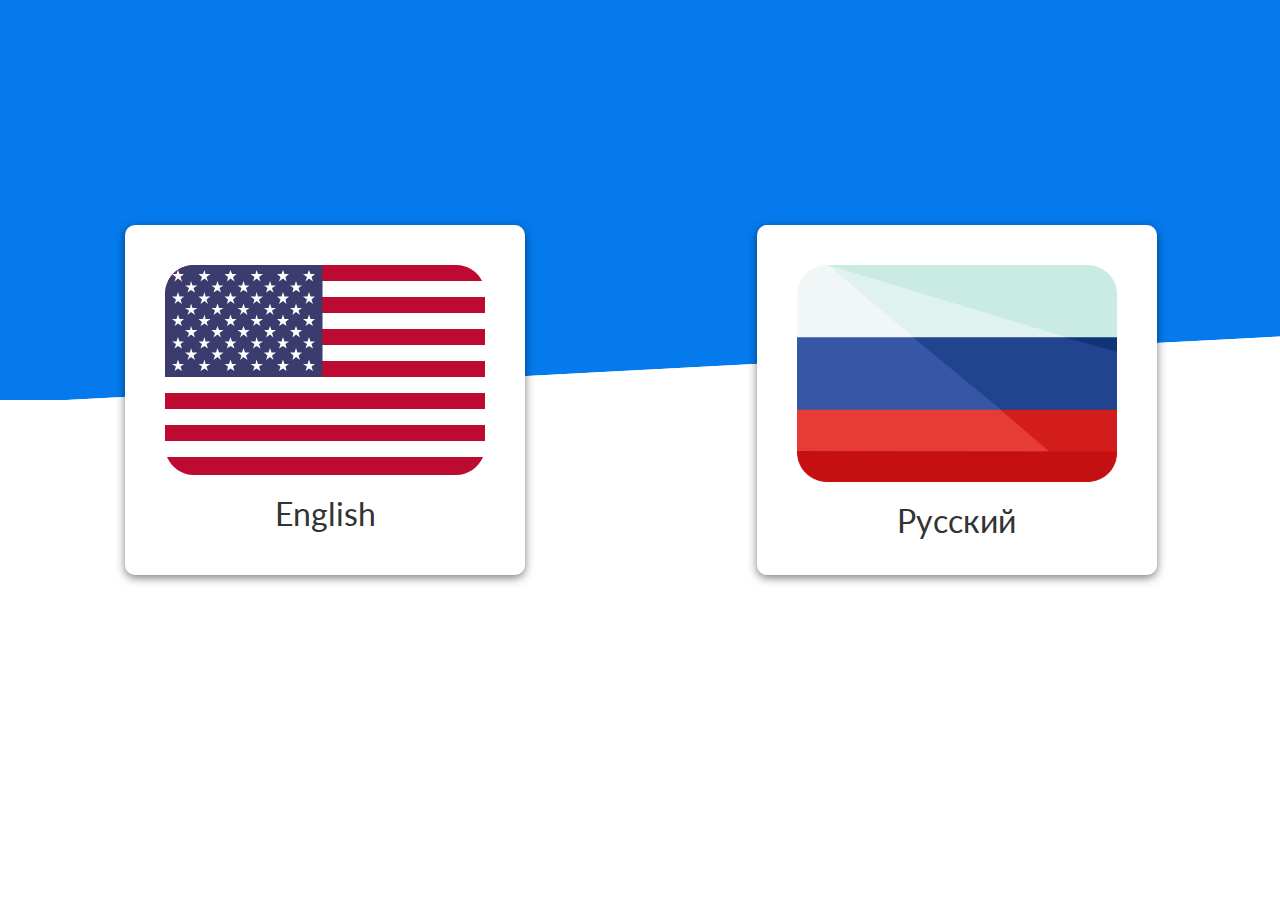
<file: index.html>
<!DOCTYPE html>
<html lang="en">
<head>
    <meta charset="UTF-8">
    <meta http-equiv="X-UA-Compatible" content="IE=edge">
    <meta name="viewport" content="width=device-width, initial-scale=1.0">
    <link rel="stylesheet" href="https://cdnjs.cloudflare.com/ajax/libs/font-awesome/5.15.1/css/all.min.css" integrity="sha512-+4zCK9k+qNFUR5X+cKL9EIR+ZOhtIloNl9GIKS57V1MyNsYpYcUrUeQc9vNfzsWfV28IaLL3i96P9sdNyeRssA==" crossorigin="anonymous" />
    <link rel="stylesheet" href="css/utilities.css">
    <link rel="stylesheet" href="css/style.css">
    <title>Loruki</title>
</head>
<body>
    <!-- Welcome -->
    <section class="welcome">
       <!-- <img src="images/cloud.png" alt="">-->
        <!--<h2>Choose language</h2>-->
        <div class="container grid">
            <div class="welcome-card text-center card left">
               <a class="md" href="eng/home.html">
                <img src="images/usa_flag.svg" alt="">
                English
            </a>
            </div>

            <div class="welcome-card text-center card right">
                <a class="md" href="rus/home.html">
                <img src="images/russia_flag.png" alt="">
                Русский
            </a>
            </div>
        </div>
    </section>

</body>
</html>
</file>
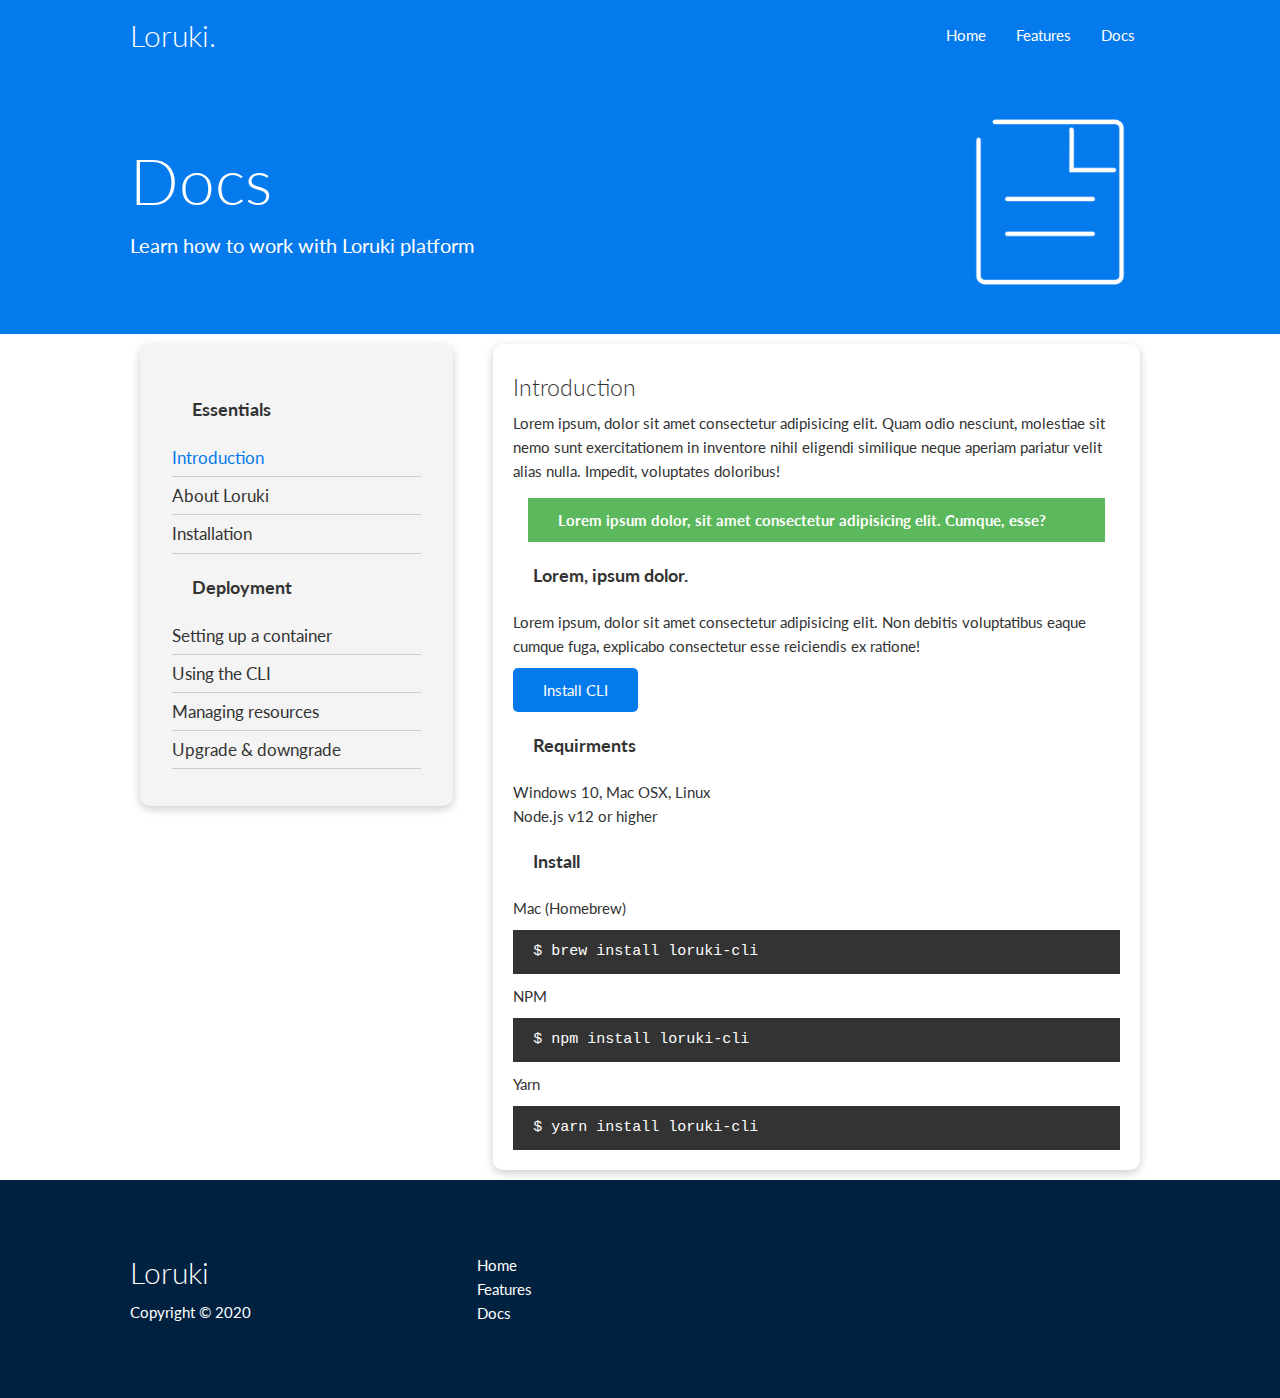
<file: docs.html>
<!DOCTYPE html>
<html lang="en">
<head>
    <meta charset="UTF-8">
    <meta name="viewport" content="width=device-width, initial-scale=1.0">
    <link rel="stylesheet" href="https://cdnjs.cloudflare.com/ajax/libs/font-awesome/5.15.1/css/all.min.css" integrity="sha512-+4zCK9k+qNFUR5X+cKL9EIR+ZOhtIloNl9GIKS57V1MyNsYpYcUrUeQc9vNfzsWfV28IaLL3i96P9sdNyeRssA==" crossorigin="anonymous" />
    <link rel="stylesheet" href="css/utilities.css">
    <link rel="stylesheet" href="css/style.css">
    <title>Loruki | Cloud Hosting For Everyone</title>
</head>
<body>
    <!-- Navbar -->
    <div class="navbar">
        <div class="container flex">
            <h1 class="logo">Loruki.</h1>
            <nav>
                <ul>
                    <li><a href="index.html">Home</a></li>
                    <li><a href="features.html">Features</a></li>
                    <li><a href="docs.html">Docs</a></li>
                </ul>
            </nav>
        </div>
    </div>

    <!-- Head -->
    <section class="docs-head bg-primary py-3">
        <div class="container grid">
            <div>
                <h1 class="xl">Docs</h1>
                <p class="lead">
                    Learn how to work with Loruki platform
                </p>
            </div>
            <img src="images/docs.png" alt="">
        </div>
    </section>

    <!-- Docs main -->
    <section class="docs-main mi-4">
        <div class="container grid">
            <div class="card bg-light p-3">
                <h3 class="my-2">Essentials</h3>
                <nav>
                    <ul>
                        <li><a class="text-primary" href="#">Introduction</a></li>
                        <li><a href="#">About Loruki</a></li>
                        <li><a href="#">Installation</a></li>
                    </ul>
                </nav>

                <h3 class="my-2">Deployment</h3>
                <nav>
                    <ul>
                        <li><a href="#">Setting up a container</a></li>
                        <li><a href="#">Using the CLI</a></li>
                        <li><a href="#">Managing resources</a></li>
                        <li><a href="#">Upgrade & downgrade</a></li>
                    </ul>
                </nav>
            </div>
            <div class="card">
                <h2>Introduction</h2>
                <p>Lorem ipsum, dolor sit amet consectetur adipisicing elit. Quam odio nesciunt, molestiae sit nemo sunt exercitationem in inventore nihil eligendi similique neque aperiam pariatur velit alias nulla. Impedit, voluptates doloribus!</p>
                <div class="alert alert-sucess">
                    <i class="fas fa-info"></i>Lorem ipsum dolor, sit amet consectetur adipisicing elit. Cumque, esse?
                </div>

                <h3>Lorem, ipsum dolor.</h3>
                <p>Lorem ipsum, dolor sit amet consectetur adipisicing elit. Non debitis voluptatibus eaque cumque fuga, explicabo consectetur esse reiciendis ex ratione!</p>
                <a href="#" class="btn btn-primary">Install CLI</a>

                <h3>Requirments</h3>
                <ul>
                    <li>Windows 10, Mac OSX, Linux</li>
                    <li>Node.js v12 or higher</li>
                </ul>

                <h3>Install</h3>
                <p>Mac (Homebrew)</p>
                <pre><code>$ brew install loruki-cli</code></pre>
                <p>NPM</p>
                <pre><code>$ npm install loruki-cli</code></pre>
                <p>Yarn</p>
                <pre><code>$ yarn install loruki-cli</code></pre>
            </div>
        </div>
    </section>

    <!-- Footer -->
    <footer class="footer bg-dark py-5">
        <div class="container grid grid-3">
            <div>
                <h1>Loruki</h1>
                <p>Copyright &copy; 2020</p>
            </div>
            <nav>
                <ul>
                    <li><a href="index.html">Home</a></li>
                    <li><a href="features.html">Features</a></li>
                    <li><a href="docs.html">Docs</a></li>
                </ul>
            </nav>
            <div class="social">
                <a href="#"><i class="fab fa-github fa-2x"></i></a>
                <a href="#"><i class="fab fa-facebook fa-2x"></i></a>
                <a href="#"><i class="fab fa-instagram fa-2x"></i></a>
                <a href="#"><i class="fab fa-twitter fa-2x"></i></a>
            </div>
        </div>
    </footer>

</body>
</html>
</file>
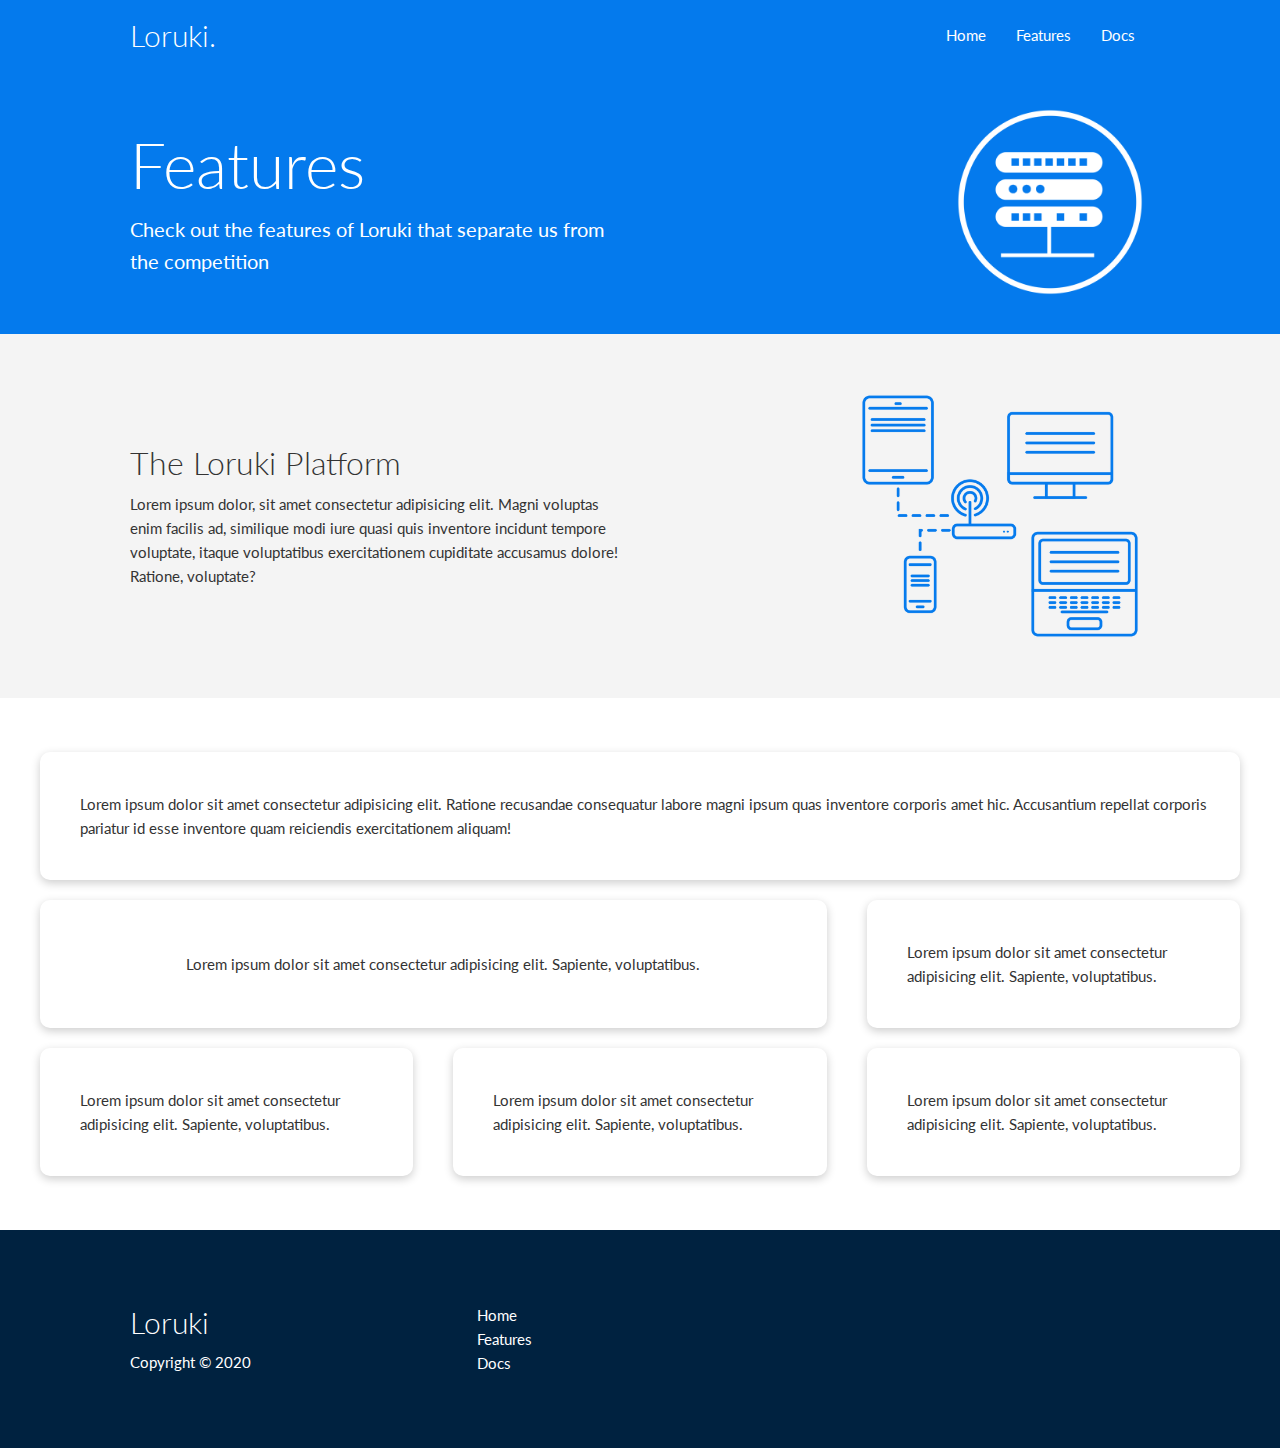
<file: features.html>
<!DOCTYPE html>
<html lang="en">
<head>
    <meta charset="UTF-8">
    <meta name="viewport" content="width=device-width, initial-scale=1.0">
    <link rel="stylesheet" href="https://cdnjs.cloudflare.com/ajax/libs/font-awesome/5.15.1/css/all.min.css" integrity="sha512-+4zCK9k+qNFUR5X+cKL9EIR+ZOhtIloNl9GIKS57V1MyNsYpYcUrUeQc9vNfzsWfV28IaLL3i96P9sdNyeRssA==" crossorigin="anonymous" />
    <link rel="stylesheet" href="css/utilities.css">
    <link rel="stylesheet" href="css/style.css">
    <title>Loruki | Cloud Hosting For Everyone</title>
</head>
<body>
    <!-- Navbar -->
    <div class="navbar">
        <div class="container flex">
            <h1 class="logo">Loruki.</h1>
            <nav>
                <ul>
                    <li><a href="index.html">Home</a></li>
                    <li><a href="features.html">Features</a></li>
                    <li><a href="docs.html">Docs</a></li>
                </ul>
            </nav>
        </div>
    </div>

    <!-- Head -->
    <section class="features-head bg-primary py-3">
        <div class="container grid">
            <div>
                <h1 class="xl">Features</h1>
                <p class="lead">
                    Check out the features of Loruki that separate us from the competition
                </p>
            </div>
            <img src="images/server.png" alt="">
        </div>
    </section>

    <!-- Sub head -->
    <section class="features-sub-head bg-light py-3">
        <div class="container grid">
            <div>
                <h1 class="md">The Loruki Platform</h1>
                <p>
                    Lorem ipsum dolor, sit amet consectetur adipisicing elit. Magni voluptas enim facilis ad, similique modi iure quasi quis inventore incidunt tempore voluptate, itaque voluptatibus exercitationem cupiditate accusamus dolore! Ratione, voluptate?
                </p>
            </div>
            <img src="images/server2.png" alt="">
        </div>
    </section>

    <!-- Features main -->
    <section class="features-main my-2">
        <div class="conatiner grid grid-3">
            <div class="card flex">
                <i class="fas fa-server fa-3x"></i>
                <p>Lorem ipsum dolor sit amet consectetur adipisicing elit. Ratione recusandae consequatur labore magni ipsum quas inventore corporis amet hic. Accusantium repellat corporis pariatur id esse inventore quam reiciendis exercitationem aliquam!</p>
            </div>
            <div class="card flex">
                <i class="fas fa-network-wired fa-3x"></i>
                <p>Lorem ipsum dolor sit amet consectetur adipisicing elit. Sapiente, voluptatibus.</p>
            </div>
            <div class="card flex">
                <i class="fas fa-laptop-code fa-3x"></i>
                <p>Lorem ipsum dolor sit amet consectetur adipisicing elit. Sapiente, voluptatibus.</p>
            </div>
            <div class="card flex">
                <i class="fas fa-database fa-3x"></i>
                <p>Lorem ipsum dolor sit amet consectetur adipisicing elit. Sapiente, voluptatibus.</p>
            </div>
            <div class="card flex">
                <i class="fas  fa-power-off fa-3x"></i>
                <p>Lorem ipsum dolor sit amet consectetur adipisicing elit. Sapiente, voluptatibus.</p>
            </div>
            <div class="card flex">
                <i class="fas fa-upload fa-3x"></i>
                <p>Lorem ipsum dolor sit amet consectetur adipisicing elit. Sapiente, voluptatibus.</p>
            </div>
            
        </div>
    </section>

    <!-- Footer -->
    <footer class="footer bg-dark py-5">
        <div class="container grid grid-3">
            <div>
                <h1>Loruki</h1>
                <p>Copyright &copy; 2020</p>
            </div>
            <nav>
                <ul>
                    <li><a href="index.html">Home</a></li>
                    <li><a href="features.html">Features</a></li>
                    <li><a href="docs.html">Docs</a></li>
                </ul>
            </nav>
            <div class="social">
                <a href="#"><i class="fab fa-github fa-2x"></i></a>
                <a href="#"><i class="fab fa-facebook fa-2x"></i></a>
                <a href="#"><i class="fab fa-instagram fa-2x"></i></a>
                <a href="#"><i class="fab fa-twitter fa-2x"></i></a>
            </div>
        </div>
    </footer>

</body>
</html>
</file>
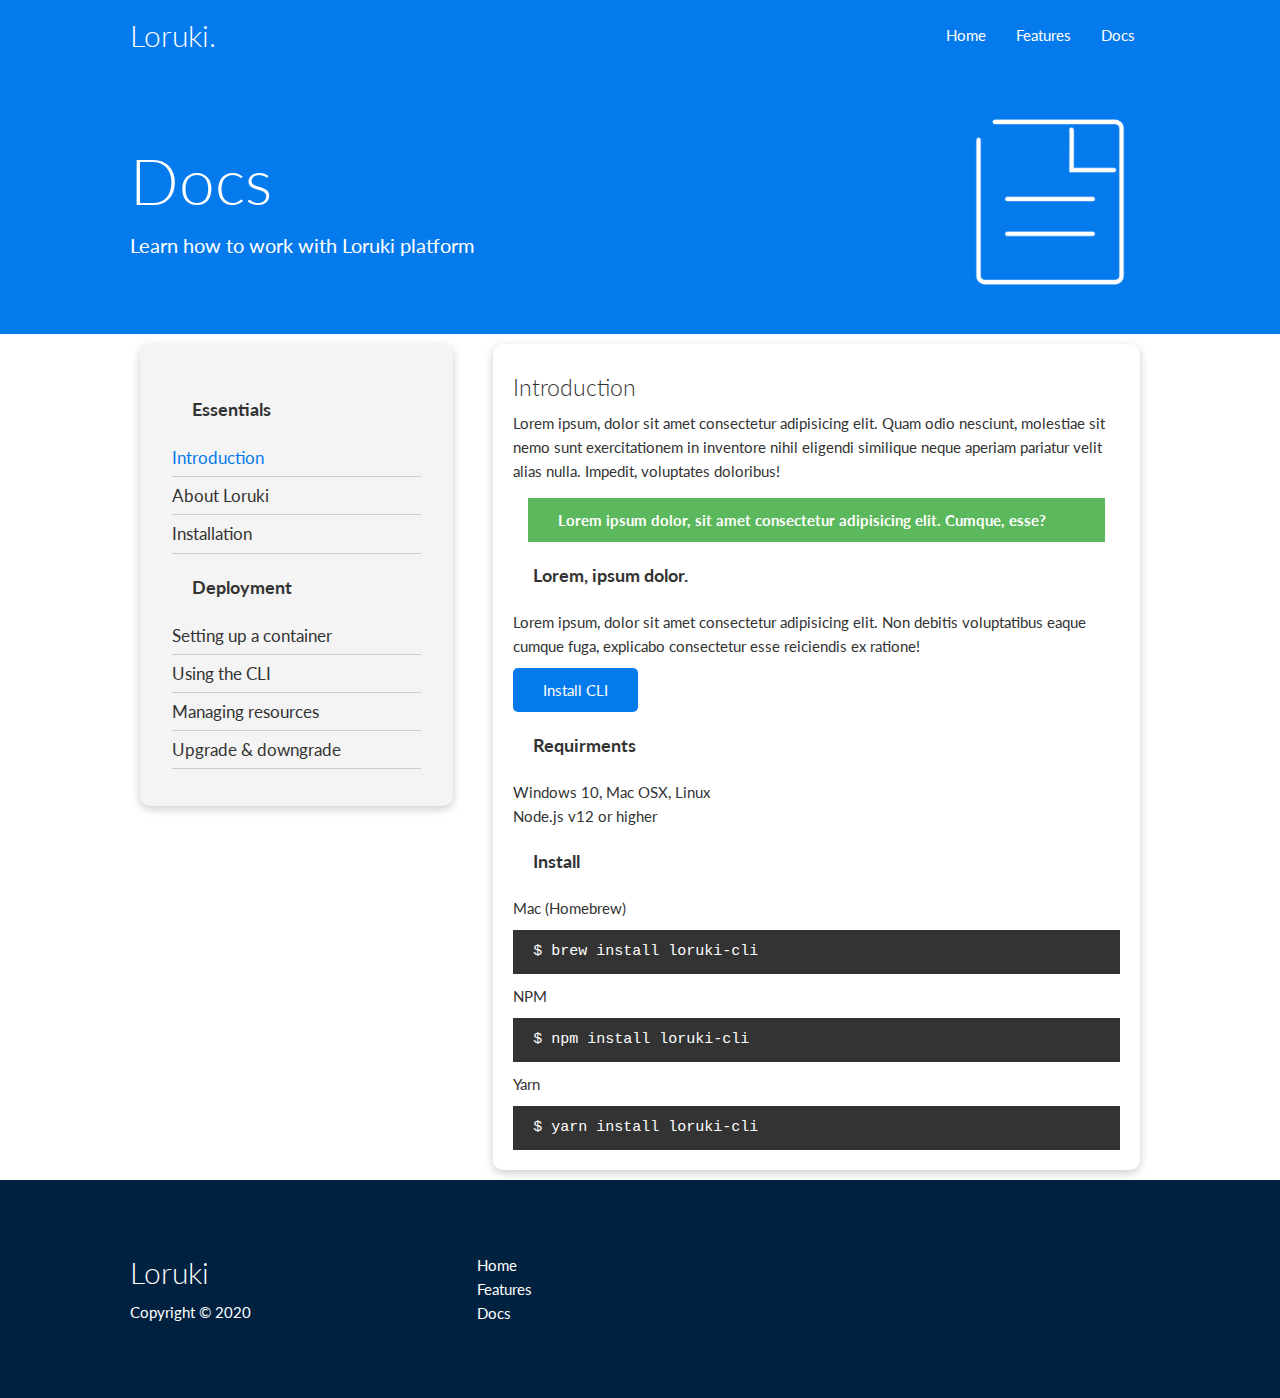
<file: eng/docs.html>
<!DOCTYPE html>
<html lang="en">
<head>
    <meta charset="UTF-8">
    <meta name="viewport" content="width=device-width, initial-scale=1.0">
    <link rel="stylesheet" href="https://cdnjs.cloudflare.com/ajax/libs/font-awesome/5.15.1/css/all.min.css" integrity="sha512-+4zCK9k+qNFUR5X+cKL9EIR+ZOhtIloNl9GIKS57V1MyNsYpYcUrUeQc9vNfzsWfV28IaLL3i96P9sdNyeRssA==" crossorigin="anonymous" />
    <link rel="stylesheet" href="../css/utilities.css">
    <link rel="stylesheet" href="../css/style.css">
    <title>Loruki | Cloud Hosting For Everyone</title>
</head>
<body>
    <!-- Navbar -->
    <div class="navbar">
        <div class="container flex">
            <h1 class="logo">Loruki.</h1>
            <nav>
                <ul>
                    <li><a href="home.html">Home</a></li>
                    <li><a href="features.html">Features</a></li>
                    <li><a href="docs.html">Docs</a></li>
                </ul>
            </nav>
        </div>
    </div>

    <!-- Head -->
    <section class="docs-head bg-primary py-3">
        <div class="container grid">
            <div>
                <h1 class="xl">Docs</h1>
                <p class="lead">
                    Learn how to work with Loruki platform
                </p>
            </div>
            <img src="../images/docs.png" alt="">
        </div>
    </section>

    <!-- Docs main -->
    <section class="docs-main mi-4">
        <div class="container grid">
            <div class="card bg-light p-3">
                <h3 class="my-2">Essentials</h3>
                <nav>
                    <ul>
                        <li><a class="text-primary" href="#">Introduction</a></li>
                        <li><a href="#">About Loruki</a></li>
                        <li><a href="#">Installation</a></li>
                    </ul>
                </nav>

                <h3 class="my-2">Deployment</h3>
                <nav>
                    <ul>
                        <li><a href="#">Setting up a container</a></li>
                        <li><a href="#">Using the CLI</a></li>
                        <li><a href="#">Managing resources</a></li>
                        <li><a href="#">Upgrade & downgrade</a></li>
                    </ul>
                </nav>
            </div>
            <div class="card">
                <h2>Introduction</h2>
                <p>Lorem ipsum, dolor sit amet consectetur adipisicing elit. Quam odio nesciunt, molestiae sit nemo sunt exercitationem in inventore nihil eligendi similique neque aperiam pariatur velit alias nulla. Impedit, voluptates doloribus!</p>
                <div class="alert alert-sucess">
                    <i class="fas fa-info"></i>Lorem ipsum dolor, sit amet consectetur adipisicing elit. Cumque, esse?
                </div>

                <h3>Lorem, ipsum dolor.</h3>
                <p>Lorem ipsum, dolor sit amet consectetur adipisicing elit. Non debitis voluptatibus eaque cumque fuga, explicabo consectetur esse reiciendis ex ratione!</p>
                <a href="#" class="btn btn-primary">Install CLI</a>

                <h3>Requirments</h3>
                <ul>
                    <li>Windows 10, Mac OSX, Linux</li>
                    <li>Node.js v12 or higher</li>
                </ul>

                <h3>Install</h3>
                <p>Mac (Homebrew)</p>
                <pre><code>$ brew install loruki-cli</code></pre>
                <p>NPM</p>
                <pre><code>$ npm install loruki-cli</code></pre>
                <p>Yarn</p>
                <pre><code>$ yarn install loruki-cli</code></pre>
            </div>
        </div>
    </section>

    <!-- Footer -->
    <footer class="footer bg-dark py-5">
        <div class="container grid grid-3">
            <div>
                <h1>Loruki</h1>
                <p>Copyright &copy; 2020</p>
            </div>
            <nav>
                <ul>
                    <li><a href="home.html">Home</a></li>
                    <li><a href="features.html">Features</a></li>
                    <li><a href="docs.html">Docs</a></li>
                </ul>
            </nav>
            <div class="social">
                <a href="#"><i class="fab fa-github fa-2x"></i></a>
                <a href="#"><i class="fab fa-facebook fa-2x"></i></a>
                <a href="#"><i class="fab fa-instagram fa-2x"></i></a>
                <a href="#"><i class="fab fa-twitter fa-2x"></i></a>
            </div>
        </div>
    </footer>

</body>
</html>
</file>
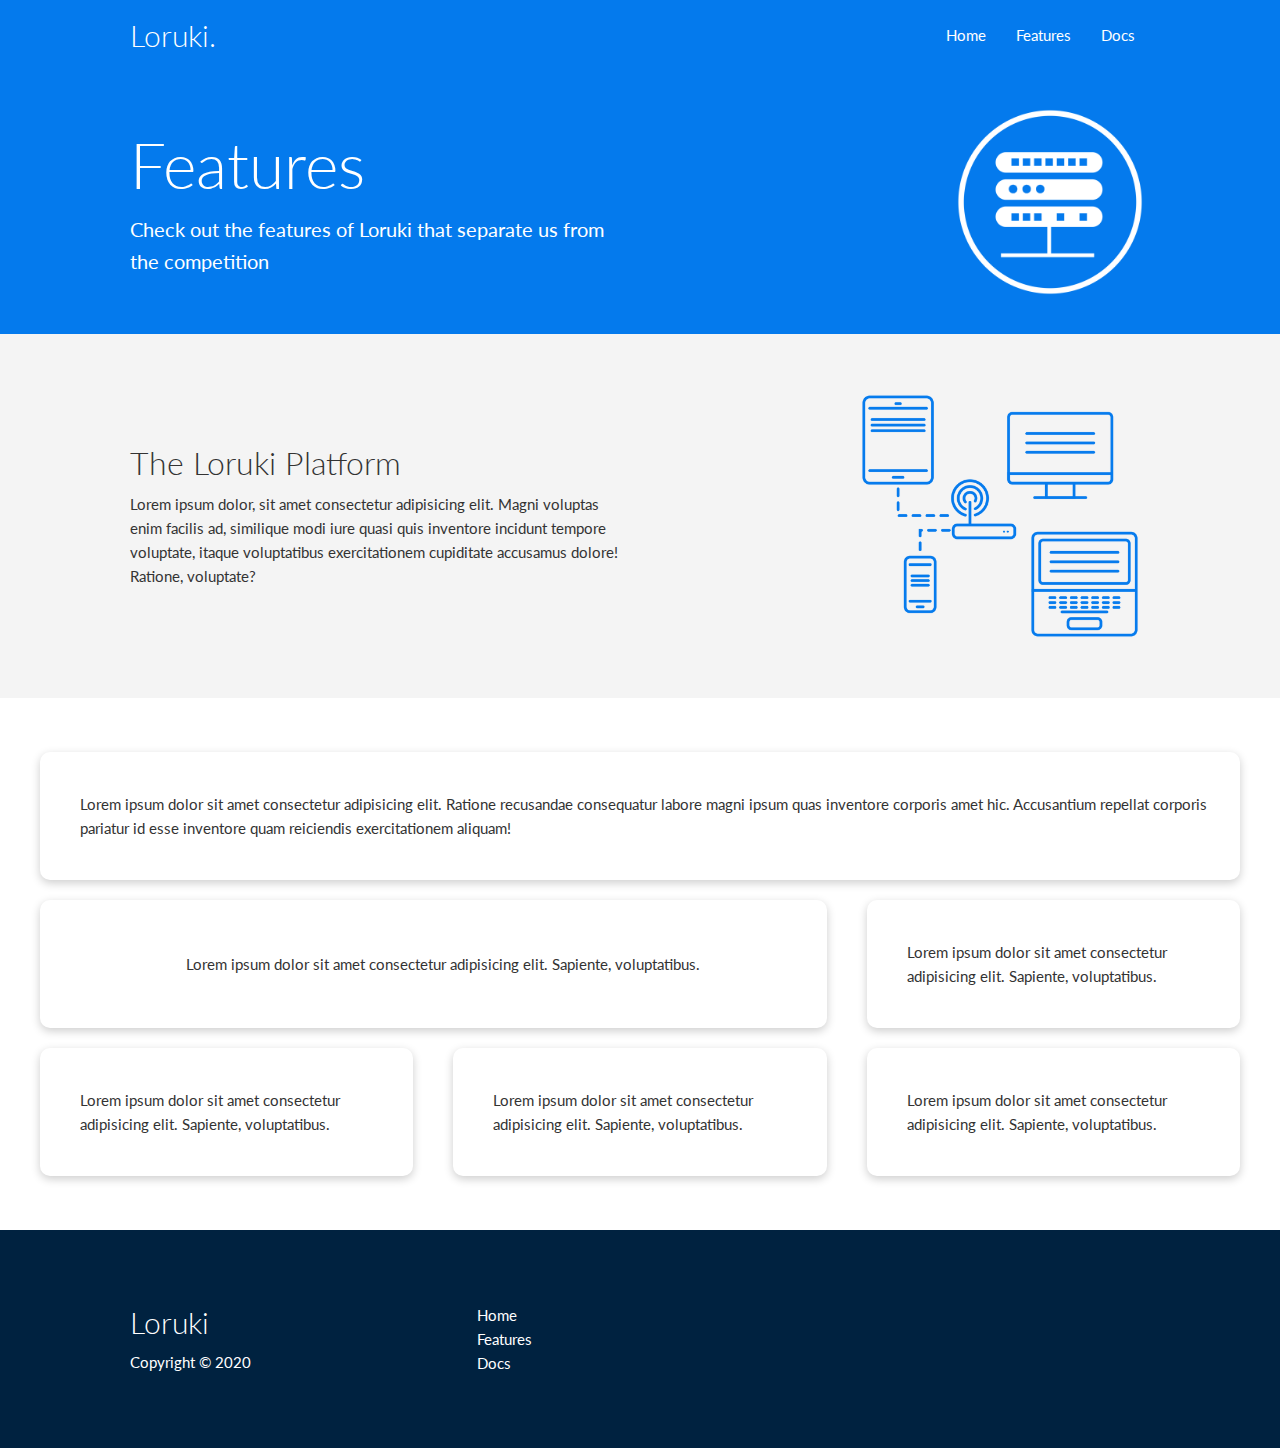
<file: eng/features.html>
<!DOCTYPE html>
<html lang="en">
<head>
    <meta charset="UTF-8">
    <meta name="viewport" content="width=device-width, initial-scale=1.0">
    <link rel="stylesheet" href="https://cdnjs.cloudflare.com/ajax/libs/font-awesome/5.15.1/css/all.min.css" integrity="sha512-+4zCK9k+qNFUR5X+cKL9EIR+ZOhtIloNl9GIKS57V1MyNsYpYcUrUeQc9vNfzsWfV28IaLL3i96P9sdNyeRssA==" crossorigin="anonymous" />
    <link rel="stylesheet" href="../css/utilities.css">
    <link rel="stylesheet" href="../css/style.css">
    <title>Loruki | Cloud Hosting For Everyone</title>
</head>
<body>
    <!-- Navbar -->
    <div class="navbar">
        <div class="container flex">
            <h1 class="logo">Loruki.</h1>
            <nav>
                <ul>
                    <li><a href="home.html">Home</a></li>
                    <li><a href="features.html">Features</a></li>
                    <li><a href="docs.html">Docs</a></li>
                </ul>
            </nav>
        </div>
    </div>

    <!-- Head -->
    <section class="features-head bg-primary py-3">
        <div class="container grid">
            <div>
                <h1 class="xl">Features</h1>
                <p class="lead">
                    Check out the features of Loruki that separate us from the competition
                </p>
            </div>
            <img src="../images/server.png" alt="">
        </div>
    </section>

    <!-- Sub head -->
    <section class="features-sub-head bg-light py-3">
        <div class="container grid">
            <div>
                <h1 class="md">The Loruki Platform</h1>
                <p>
                    Lorem ipsum dolor, sit amet consectetur adipisicing elit. Magni voluptas enim facilis ad, similique modi iure quasi quis inventore incidunt tempore voluptate, itaque voluptatibus exercitationem cupiditate accusamus dolore! Ratione, voluptate?
                </p>
            </div>
            <img src="../images/server2.png" alt="">
        </div>
    </section>

    <!-- Features main -->
    <section class="features-main my-2">
        <div class="conatiner grid grid-3">
            <div class="card flex">
                <i class="fas fa-server fa-3x"></i>
                <p>Lorem ipsum dolor sit amet consectetur adipisicing elit. Ratione recusandae consequatur labore magni ipsum quas inventore corporis amet hic. Accusantium repellat corporis pariatur id esse inventore quam reiciendis exercitationem aliquam!</p>
            </div>
            <div class="card flex">
                <i class="fas fa-network-wired fa-3x"></i>
                <p>Lorem ipsum dolor sit amet consectetur adipisicing elit. Sapiente, voluptatibus.</p>
            </div>
            <div class="card flex">
                <i class="fas fa-laptop-code fa-3x"></i>
                <p>Lorem ipsum dolor sit amet consectetur adipisicing elit. Sapiente, voluptatibus.</p>
            </div>
            <div class="card flex">
                <i class="fas fa-database fa-3x"></i>
                <p>Lorem ipsum dolor sit amet consectetur adipisicing elit. Sapiente, voluptatibus.</p>
            </div>
            <div class="card flex">
                <i class="fas  fa-power-off fa-3x"></i>
                <p>Lorem ipsum dolor sit amet consectetur adipisicing elit. Sapiente, voluptatibus.</p>
            </div>
            <div class="card flex">
                <i class="fas fa-upload fa-3x"></i>
                <p>Lorem ipsum dolor sit amet consectetur adipisicing elit. Sapiente, voluptatibus.</p>
            </div>
            
        </div>
    </section>

    <!-- Footer -->
    <footer class="footer bg-dark py-5">
        <div class="container grid grid-3">
            <div>
                <h1>Loruki</h1>
                <p>Copyright &copy; 2020</p>
            </div>
            <nav>
                <ul>
                    <li><a href="home.html">Home</a></li>
                    <li><a href="features.html">Features</a></li>
                    <li><a href="docs.html">Docs</a></li>
                </ul>
            </nav>
            <div class="social">
                <a href="#"><i class="fab fa-github fa-2x"></i></a>
                <a href="#"><i class="fab fa-facebook fa-2x"></i></a>
                <a href="#"><i class="fab fa-instagram fa-2x"></i></a>
                <a href="#"><i class="fab fa-twitter fa-2x"></i></a>
            </div>
        </div>
    </footer>

</body>
</html>
</file>
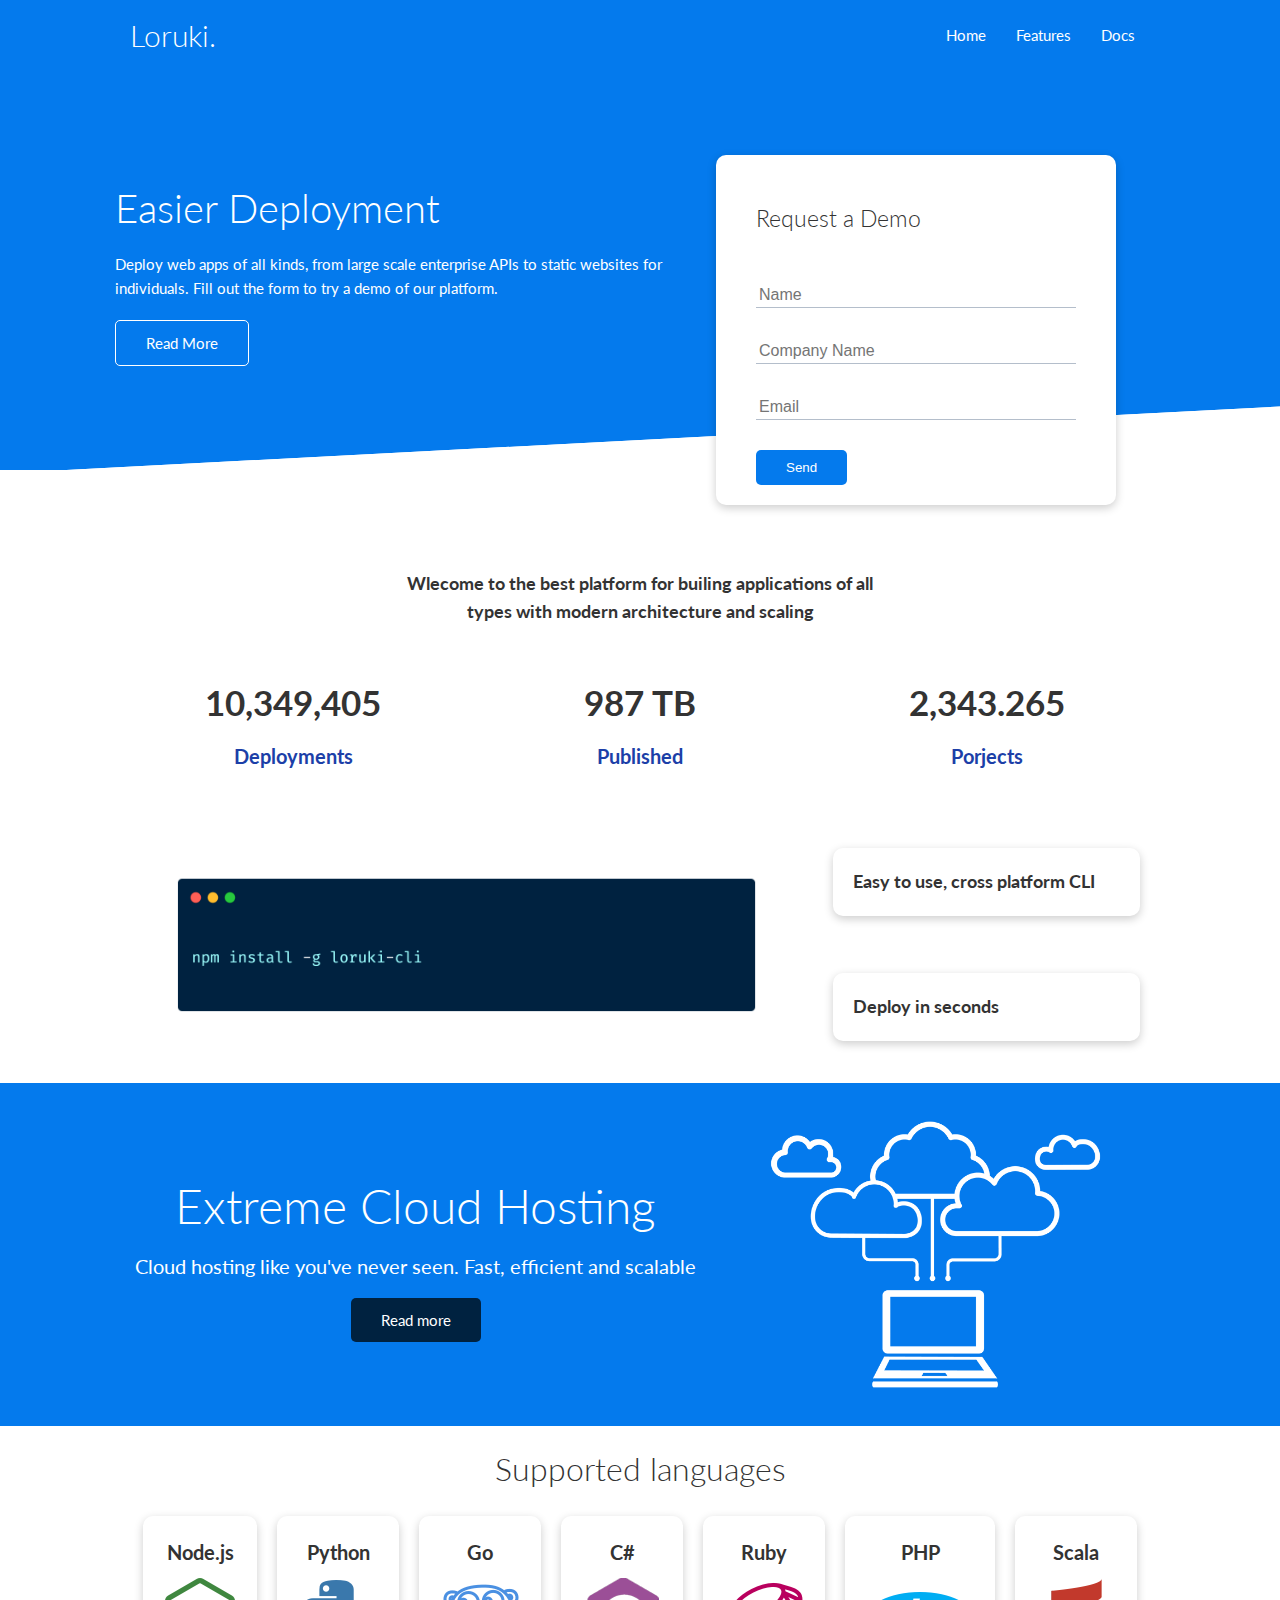
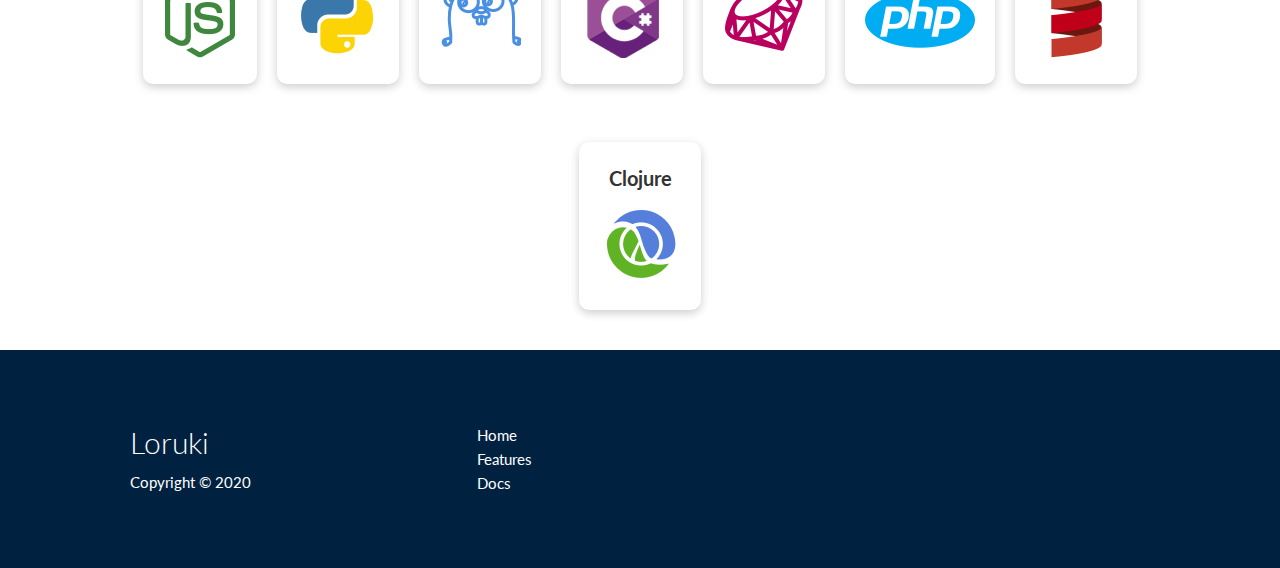
<file: eng/home.html>
<!DOCTYPE html>
<html lang="en">
<head>
    <meta charset="UTF-8">
    <meta name="viewport" content="width=device-width, initial-scale=1.0">
    <link rel="stylesheet" href="https://cdnjs.cloudflare.com/ajax/libs/font-awesome/5.15.1/css/all.min.css" integrity="sha512-+4zCK9k+qNFUR5X+cKL9EIR+ZOhtIloNl9GIKS57V1MyNsYpYcUrUeQc9vNfzsWfV28IaLL3i96P9sdNyeRssA==" crossorigin="anonymous" />
    <link rel="stylesheet" href="../css/utilities.css">
    <link rel="stylesheet" href="../css/style.css">
    <title>Loruki | Cloud Hosting For Everyone</title>
</head>
<body>
    <!-- Navbar -->
    <div class="navbar">
        <div class="container flex">
            <h1 class="logo">Loruki.</h1>
            <nav>
                <ul>
                    <li><a href="home.html">Home</a></li>
                    <li><a href="features.html">Features</a></li>
                    <li><a href="docs.html">Docs</a></li>
                </ul>
            </nav>
        </div>
    </div>

    <!-- Showcase -->
    <section class="showcase">
        <div class="container grid">
            <div class="showcase-text">
                <h1>Easier Deployment</h1>
                <p>Deploy web apps of all kinds, from large scale enterprise APIs to static websites for individuals. Fill out the form to try a demo of our platform.</p>
                <a href="features.html" class="btn btn-outline">Read More</a>
            </div>

            <div class="showcase-form card">
                <h2>Request a Demo</h2>
                <form name="contact" method="POST" netlify-honeypot="bot-field" data-netlify="true">
                    <input type="hidden" name="form-name" value="contact">
                    <p class="hidden">
                        <label>Don't fill this out if you're human: <input name="bot-field"></label>
                    </p>
                    <div class="form-control">
                        <input type="text" name="name" placeholder="Name" required>
                    </div>
                    <div class="form-control">
                        <input type="text" name="company" placeholder="Company Name" required>
                    </div>
                    <div class="form-control">
                        <input type="email" name="email" placeholder="Email" required>
                    </div>
                    <input type="submit" value="Send" class="btn btn-primary">
                </form>
            </div>
        </div>
    </section>

    <!-- Stats -->
    <section class="stats">
        <div class="container">
            <h3 class="stats-heading text-center my-1">
                Wlecome to the best platform for builing applications of all types with modern architecture and scaling
            </h3>
            <div class="grid grid-3 text-center my-4">
                <div>
                    <i class="fas fa-server fa-3x"></i>
                    <h3>10,349,405</h3>
                    <p class="text-secondary">Deployments</p>
                </div>
                <div>
                    <i class="fas fa-upload fa-3x"></i>
                    <h3>987 TB</h3>
                    <p class="text-secondary">Published</p>
                </div>
                <div>
                    <i class="fas fa-project-diagram fa-3x"></i>
                    <h3>2,343.265</h3>
                    <p class="text-secondary">Porjects</p>
                </div>
            </div>
        </div>
    </section>

    <!-- Cli -->
    <section class="cli">
        <div class="container grid">
            <img src="../images/cli.png" alt="">
            <div class="card">
                <h3>Easy to use, cross platform CLI</h3>
            </div>
            <div class="card">
                <h3>Deploy in seconds</h3>
            </div>
        </div>
    </section>

    <!-- Cloud -->
    <section class="cloud bg-primary my-2 py-2">
        <div class="container grid">
            <div class="text-center">
                <h2 class="lg">Extreme Cloud Hosting</h2>
                <p class="lead my-1">Cloud hosting like you've never seen. Fast, efficient and scalable</p>
                <a href="../features.html" class="btn btn-dark">Read more</a>
            </div>
            <img src="../images/cloud.png" alt="">
        </div>
    </section>

    <!-- Languages -->
    <section class="languages">
        <h2 class="md text-center">
            Supported languages
        </h2>
        <div class="container flex">
            <div class="card">
                <h4>Node.js</h4>
                <img src="../images/logos/node.png" alt="">
            </div>
            <div class="card">
                <h4>Python</h4>
                <img src="../images/logos/python.png" alt="">
            </div>
            <div class="card">
                <h4>Go</h4>
                <img src="../images/logos/go.png" alt="">
            </div>
            <div class="card">
                <h4>C#</h4>
                <img src="../images/logos/csharp.png" alt="">
            </div>
            <div class="card">
                <h4>Ruby</h4>
                <img src="../images/logos/ruby.png" alt="">
            </div>
            <div class="card">
                <h4>PHP</h4>
                <img src="../images/logos/php.png" alt="">
            </div>
            <div class="card">
                <h4>Scala</h4>
                <img src="../images/logos/scala.png" alt="">
            </div>
            <div class="card">
                <h4>Clojure</h4>
                <img src="../images/logos/clojure.png" alt="">
            </div>
        </div>
    </section>

    <!-- Footer -->
    <footer class="footer bg-dark py-5">
        <div class="container grid grid-3">
            <div>
                <h1>Loruki</h1>
                <p>Copyright &copy; 2020</p>
            </div>
            <nav>
                <ul>
                    <li><a href="home.html">Home</a></li>
                    <li><a href="features.html">Features</a></li>
                    <li><a href="docs.html">Docs</a></li>
                </ul>
            </nav>
            <div class="social">
                <a href="#"><i class="fab fa-github fa-2x"></i></a>
                <a href="#"><i class="fab fa-facebook fa-2x"></i></a>
                <a href="#"><i class="fab fa-instagram fa-2x"></i></a>
                <a href="#"><i class="fab fa-twitter fa-2x"></i></a>
            </div>
        </div>
    </footer>

</body>
</html>
</file>
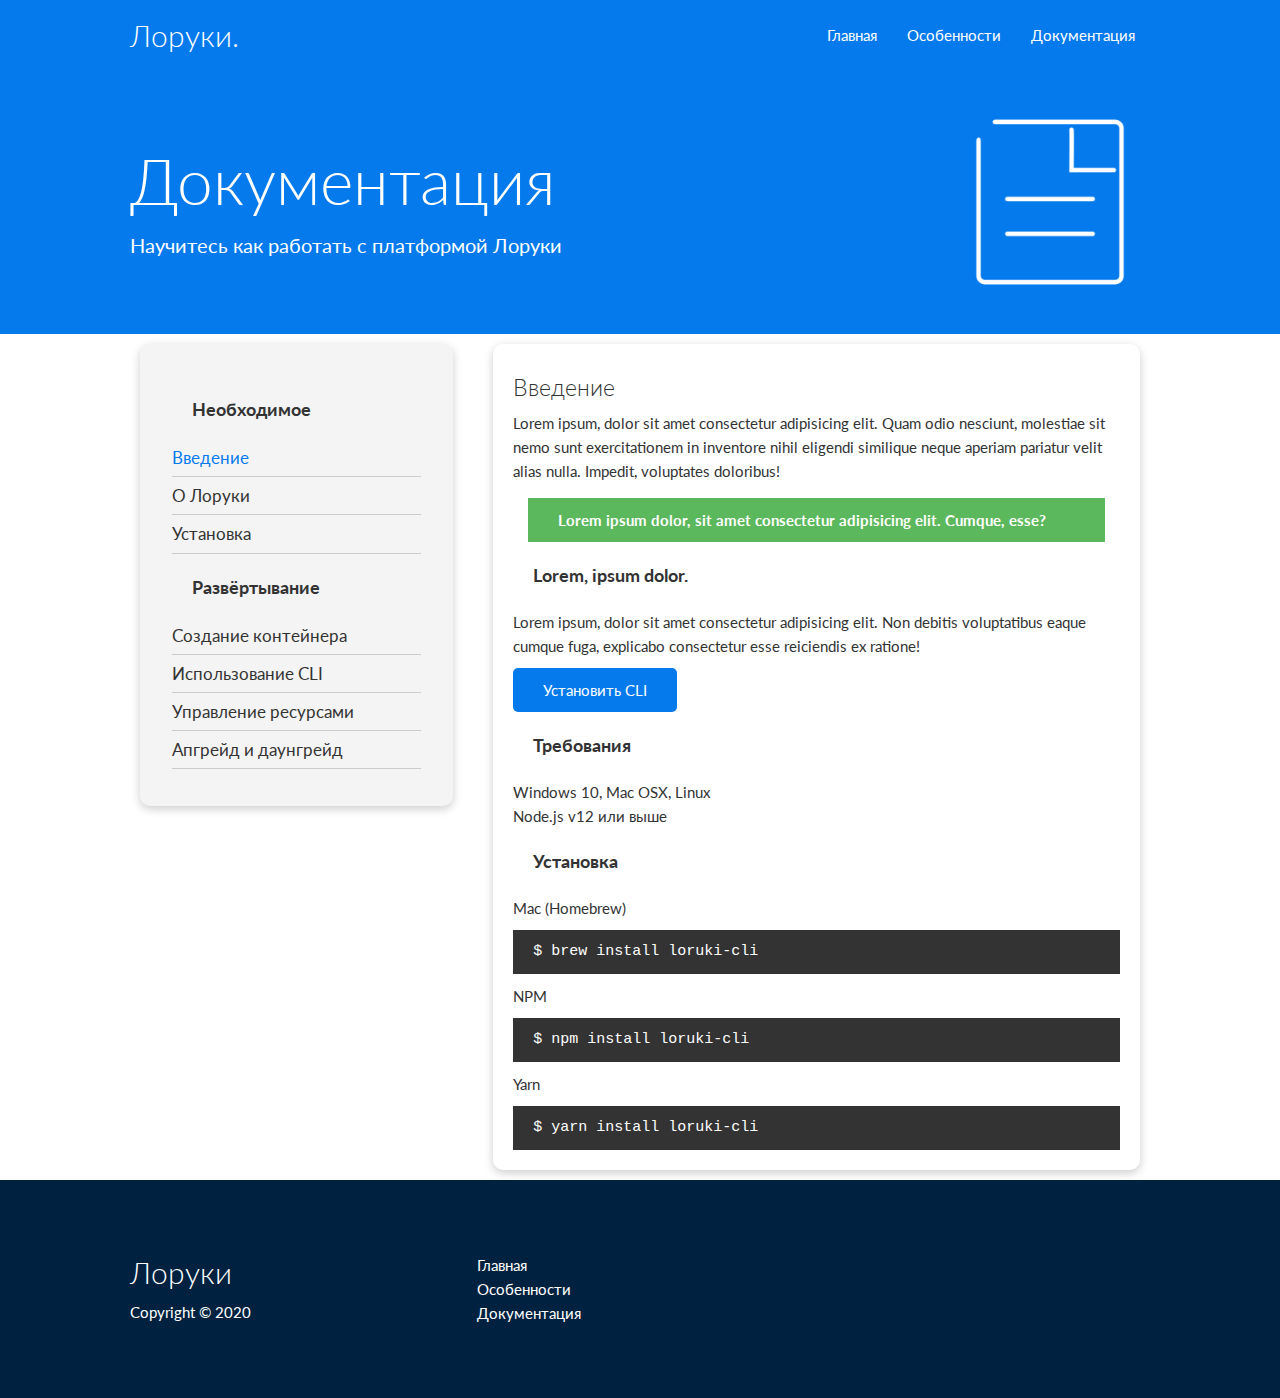
<file: rus/docs.html>
<!DOCTYPE html>
<html lang="en">
<head>
    <meta charset="UTF-8">
    <meta name="viewport" content="width=device-width, initial-scale=1.0">
    <link rel="stylesheet" href="https://cdnjs.cloudflare.com/ajax/libs/font-awesome/5.15.1/css/all.min.css" integrity="sha512-+4zCK9k+qNFUR5X+cKL9EIR+ZOhtIloNl9GIKS57V1MyNsYpYcUrUeQc9vNfzsWfV28IaLL3i96P9sdNyeRssA==" crossorigin="anonymous" />
    <link rel="stylesheet" href="../css/utilities.css">
    <link rel="stylesheet" href="../css/style.css">
    <title>Лоруки | Облачный Хостинг Для Всех</title>
</head>
<body>
    <!-- Navbar -->
    <div class="navbar">
        <div class="container flex">
            <h1 class="logo">Лоруки.</h1>
            <nav>
                <ul>
                    <li><a href="home.html">Главная</a></li>
                    <li><a href="features.html">Особенности</a></li>
                    <li><a href="docs.html">Документация</a></li>
                </ul>
            </nav>
        </div>
    </div>

    <!-- Head -->
    <section class="docs-head bg-primary py-3">
        <div class="container grid">
            <div>
                <h1 class="xl">Документация</h1>
                <p class="lead">
                    <!--Learn how to work with Loruki platform-->
                    Научитесь как работать с платформой Лоруки
                </p>
            </div>
            <img src="../images/docs.png" alt="">
        </div>
    </section>

    <!-- Docs main -->
    <section class="docs-main mi-4">
        <div class="container grid">
            <div class="card bg-light p-3">
                <h3 class="my-2">Необходимое</h3>
                <nav>
                    <ul>
                        <li><a class="text-primary" href="#">Введение</a></li>
                        <li><a href="#">О Лоруки</a></li>
                        <li><a href="#">Установка</a></li>
                    </ul>
                </nav>

                <h3 class="my-2">Развёртывание</h3>
                <nav>
                    <ul>
                        <li><a href="#">Создание контейнера</a></li>
                        <li><a href="#">Использование CLI</a></li>
                        <li><a href="#">Управление ресурсами</a></li>
                        <li><a href="#">Апгрейд и даунгрейд</a></li>
                    </ul>
                </nav>
            </div>
            <div class="card">
                <h2>Введение</h2>
                <p>Lorem ipsum, dolor sit amet consectetur adipisicing elit. Quam odio nesciunt, molestiae sit nemo sunt exercitationem in inventore nihil eligendi similique neque aperiam pariatur velit alias nulla. Impedit, voluptates doloribus!</p>
                <div class="alert alert-sucess">
                    <i class="fas fa-info"></i>Lorem ipsum dolor, sit amet consectetur adipisicing elit. Cumque, esse?
                </div>

                <h3>Lorem, ipsum dolor.</h3>
                <p>Lorem ipsum, dolor sit amet consectetur adipisicing elit. Non debitis voluptatibus eaque cumque fuga, explicabo consectetur esse reiciendis ex ratione!</p>
                <a href="#" class="btn btn-primary">Установить CLI</a>

                <h3>Требования</h3>
                <ul>
                    <li>Windows 10, Mac OSX, Linux</li>
                    <li>Node.js v12 или выше</li>
                </ul>

                <h3>Установка</h3>
                <p>Mac (Homebrew)</p>
                <pre><code>$ brew install loruki-cli</code></pre>
                <p>NPM</p>
                <pre><code>$ npm install loruki-cli</code></pre>
                <p>Yarn</p>
                <pre><code>$ yarn install loruki-cli</code></pre>
            </div>
        </div>
    </section>

    <!-- Footer -->
    <footer class="footer bg-dark py-5">
        <div class="container grid grid-3">
            <div>
                <h1>Лоруки</h1>
                <p>Copyright &copy; 2020</p>
            </div>
            <nav>
                <ul>
                    <li><a href="home.html">Главная</a></li>
                    <li><a href="features.html">Особенности</a></li>
                    <li><a href="docs.html">Документация</a></li>
                </ul>
            </nav>
            <div class="social">
                <a href="#"><i class="fab fa-github fa-2x"></i></a>
                <a href="#"><i class="fab fa-facebook fa-2x"></i></a>
                <a href="#"><i class="fab fa-instagram fa-2x"></i></a>
                <a href="#"><i class="fab fa-twitter fa-2x"></i></a>
            </div>
        </div>
    </footer>

</body>
</html>
</file>
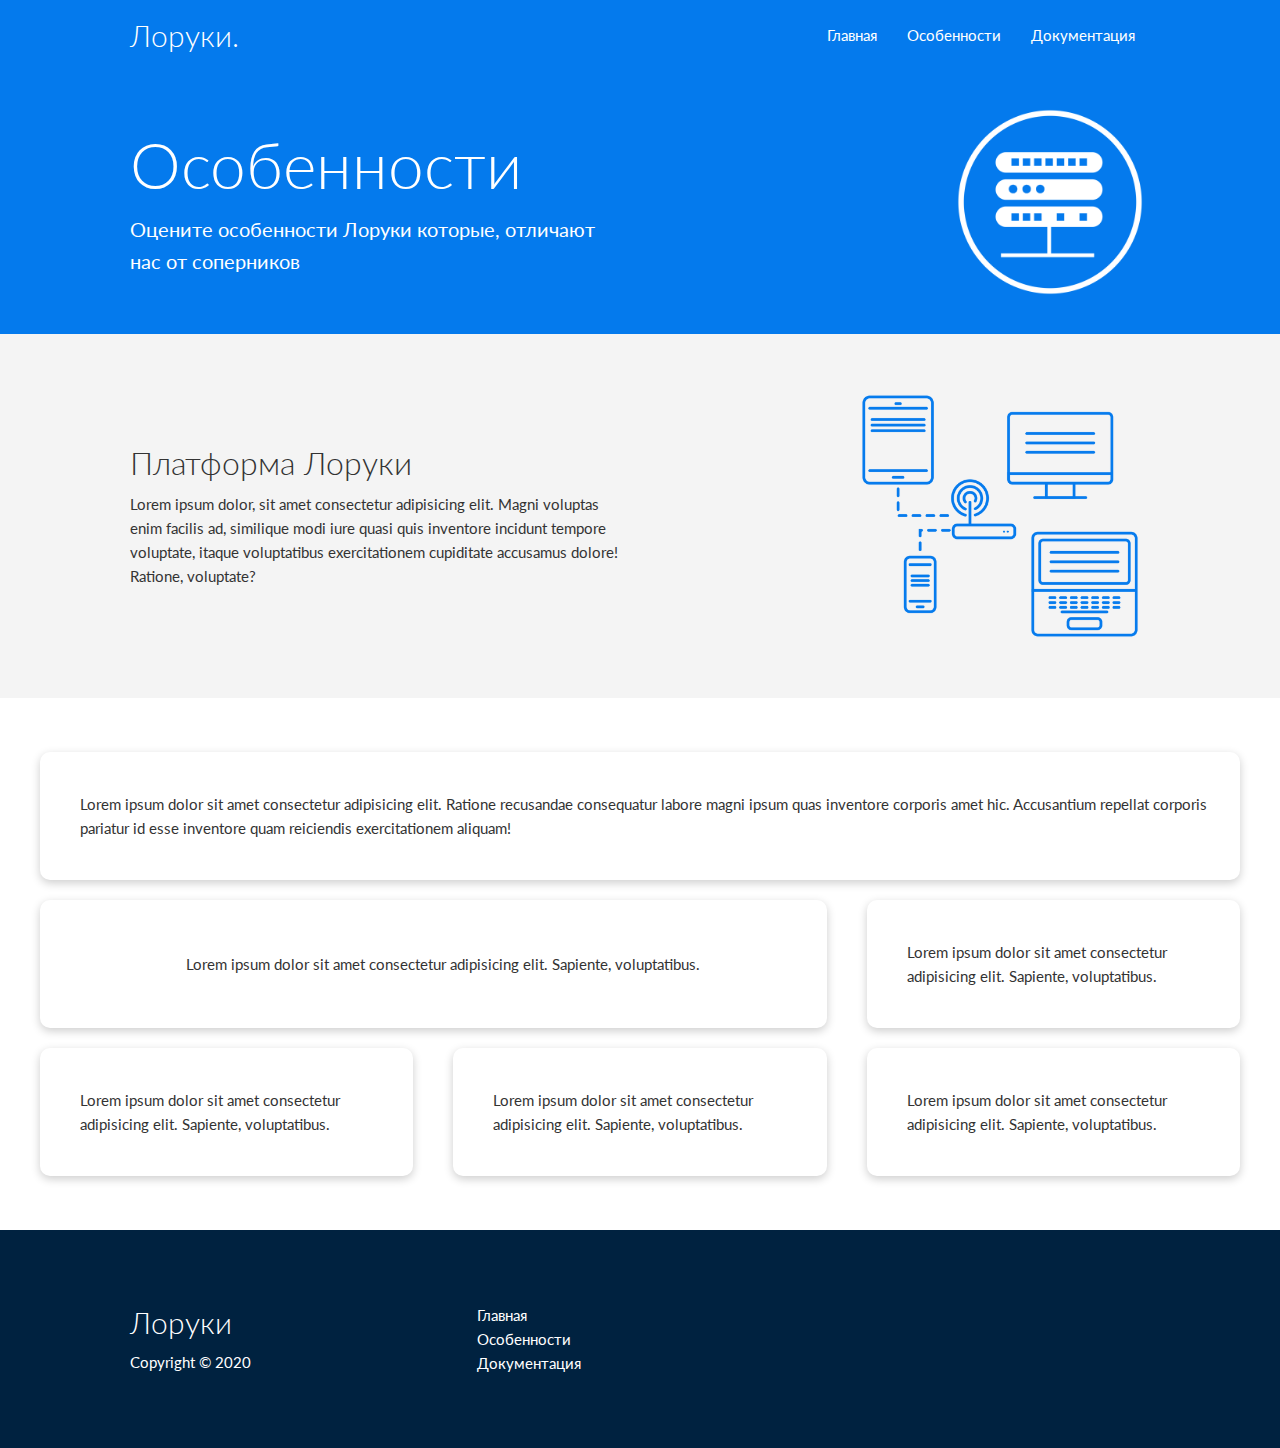
<file: rus/features.html>
<!DOCTYPE html>
<html lang="en">
<head>
    <meta charset="UTF-8">
    <meta name="viewport" content="width=device-width, initial-scale=1.0">
    <link rel="stylesheet" href="https://cdnjs.cloudflare.com/ajax/libs/font-awesome/5.15.1/css/all.min.css" integrity="sha512-+4zCK9k+qNFUR5X+cKL9EIR+ZOhtIloNl9GIKS57V1MyNsYpYcUrUeQc9vNfzsWfV28IaLL3i96P9sdNyeRssA==" crossorigin="anonymous" />
    <link rel="stylesheet" href="../css/utilities.css">
    <link rel="stylesheet" href="../css/style.css">
    <title>Лоруки | Облачный Хостинг Для Всех</title>
</head>
<body>
    <!-- Navbar -->
    <div class="navbar">
        <div class="container flex">
            <h1 class="logo">Лоруки.</h1>
            <nav>
                <ul>
                    <li><a href="home.html">Главная</a></li>
                    <li><a href="features.html">Особенности</a></li>
                    <li><a href="docs.html">Документация</a></li>
                </ul>
            </nav>
        </div>
    </div>

    <!-- Head -->
    <section class="features-head bg-primary py-3">
        <div class="container grid">
            <div>
                <h1 class="xl">Особенности</h1>
                <p class="lead">
                   Оцените особенности Лоруки которые, отличают нас от соперников
                </p>
            </div>
            <img src="../images/server.png" alt="">
        </div>
    </section>

    <!-- Sub head -->
    <section class="features-sub-head bg-light py-3">
        <div class="container grid">
            <div>
                <h1 class="md">Платформа Лоруки</h1>
                <p>
                    Lorem ipsum dolor, sit amet consectetur adipisicing elit. Magni voluptas enim facilis ad, similique modi iure quasi quis inventore incidunt tempore voluptate, itaque voluptatibus exercitationem cupiditate accusamus dolore! Ratione, voluptate?
                </p>
            </div>
            <img src="../images/server2.png" alt="">
        </div>
    </section>

    <!-- Features main -->
    <section class="features-main my-2">
        <div class="conatiner grid grid-3">
            <div class="card flex">
                <i class="fas fa-server fa-3x"></i>
                <p>Lorem ipsum dolor sit amet consectetur adipisicing elit. Ratione recusandae consequatur labore magni ipsum quas inventore corporis amet hic. Accusantium repellat corporis pariatur id esse inventore quam reiciendis exercitationem aliquam!</p>
            </div>
            <div class="card flex">
                <i class="fas fa-network-wired fa-3x"></i>
                <p>Lorem ipsum dolor sit amet consectetur adipisicing elit. Sapiente, voluptatibus.</p>
            </div>
            <div class="card flex">
                <i class="fas fa-laptop-code fa-3x"></i>
                <p>Lorem ipsum dolor sit amet consectetur adipisicing elit. Sapiente, voluptatibus.</p>
            </div>
            <div class="card flex">
                <i class="fas fa-database fa-3x"></i>
                <p>Lorem ipsum dolor sit amet consectetur adipisicing elit. Sapiente, voluptatibus.</p>
            </div>
            <div class="card flex">
                <i class="fas  fa-power-off fa-3x"></i>
                <p>Lorem ipsum dolor sit amet consectetur adipisicing elit. Sapiente, voluptatibus.</p>
            </div>
            <div class="card flex">
                <i class="fas fa-upload fa-3x"></i>
                <p>Lorem ipsum dolor sit amet consectetur adipisicing elit. Sapiente, voluptatibus.</p>
            </div>
            
        </div>
    </section>

    <!-- Footer -->
    <footer class="footer bg-dark py-5">
        <div class="container grid grid-3">
            <div>
                <h1>Лоруки</h1>
                <p>Copyright &copy; 2020</p>
            </div>
            <nav>
                <ul>
                    <li><a href="home.html">Главная</a></li>
                    <li><a href="features.html">Особенности</a></li>
                    <li><a href="docs.html">Документация</a></li>
                </ul>
            </nav>
            <div class="social">
                <a href="#"><i class="fab fa-github fa-2x"></i></a>
                <a href="#"><i class="fab fa-facebook fa-2x"></i></a>
                <a href="#"><i class="fab fa-instagram fa-2x"></i></a>
                <a href="#"><i class="fab fa-twitter fa-2x"></i></a>
            </div>
        </div>
    </footer>

</body>
</html>
</file>
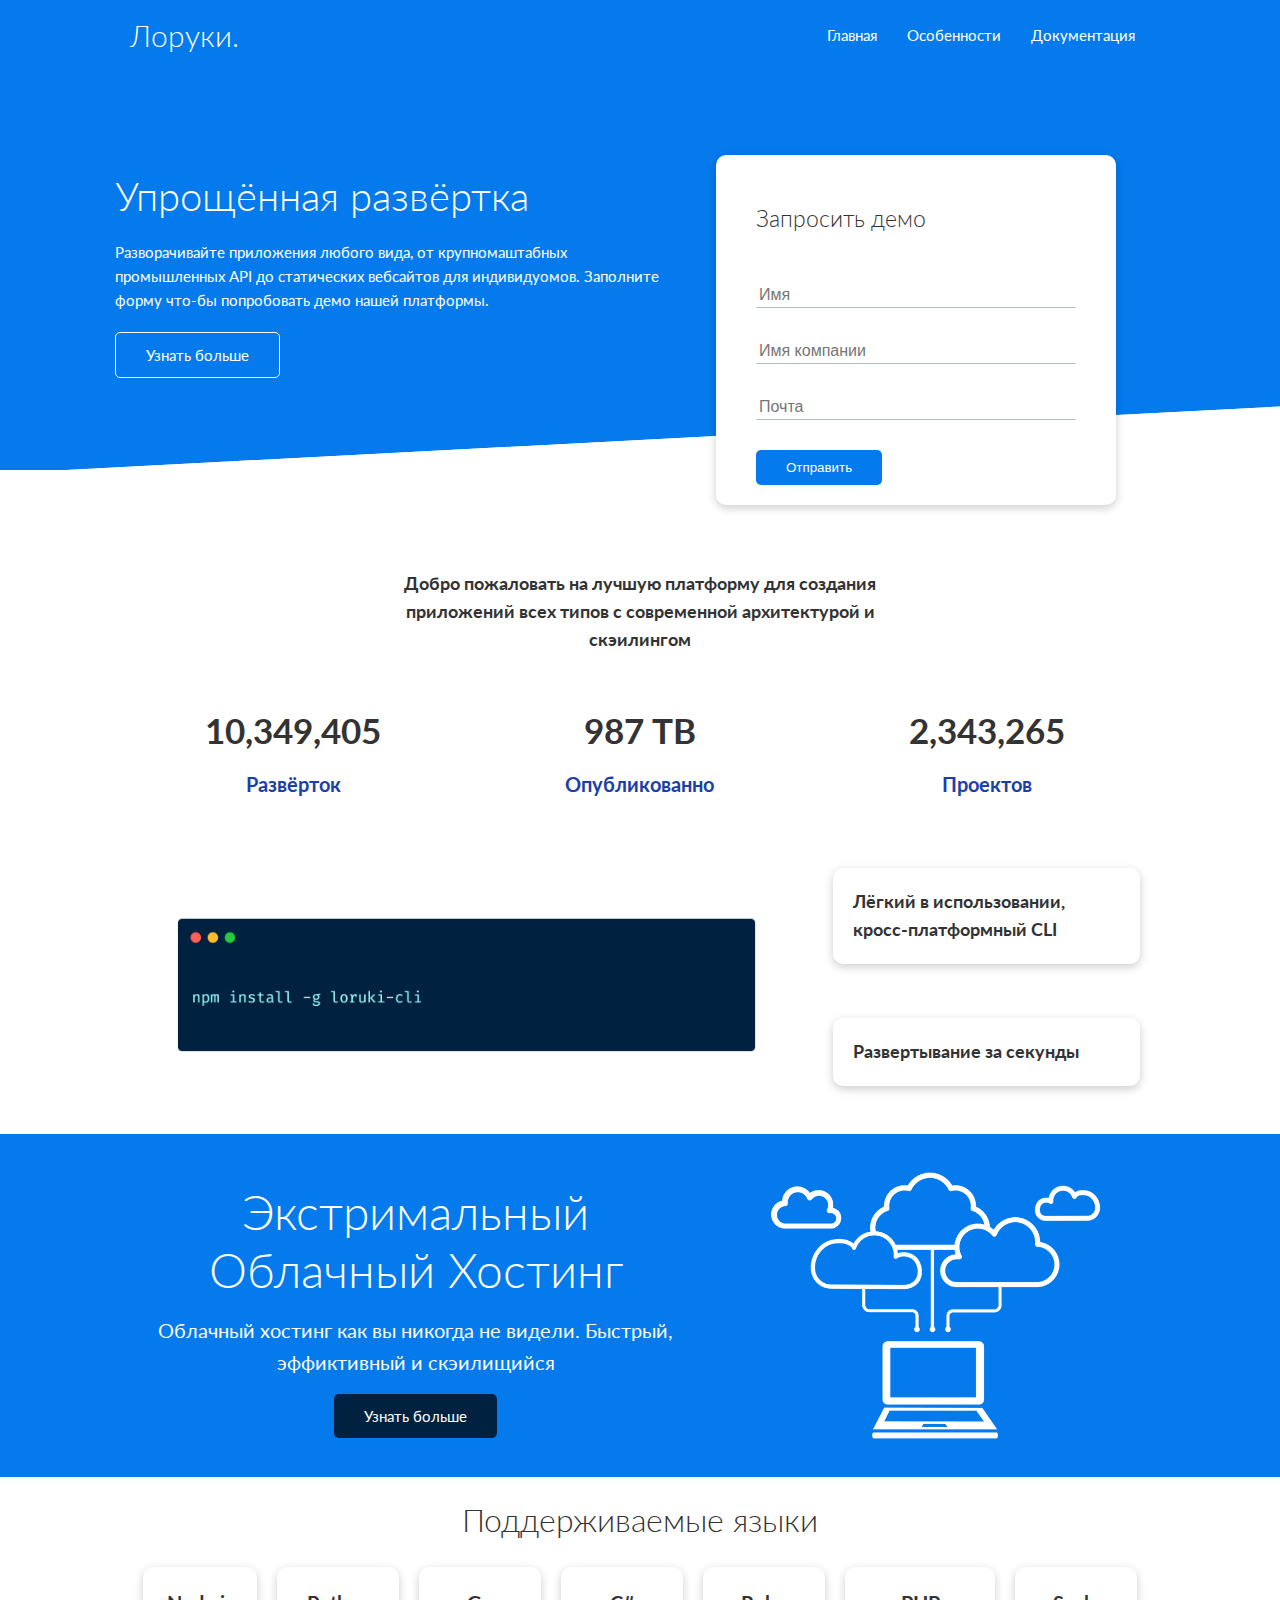
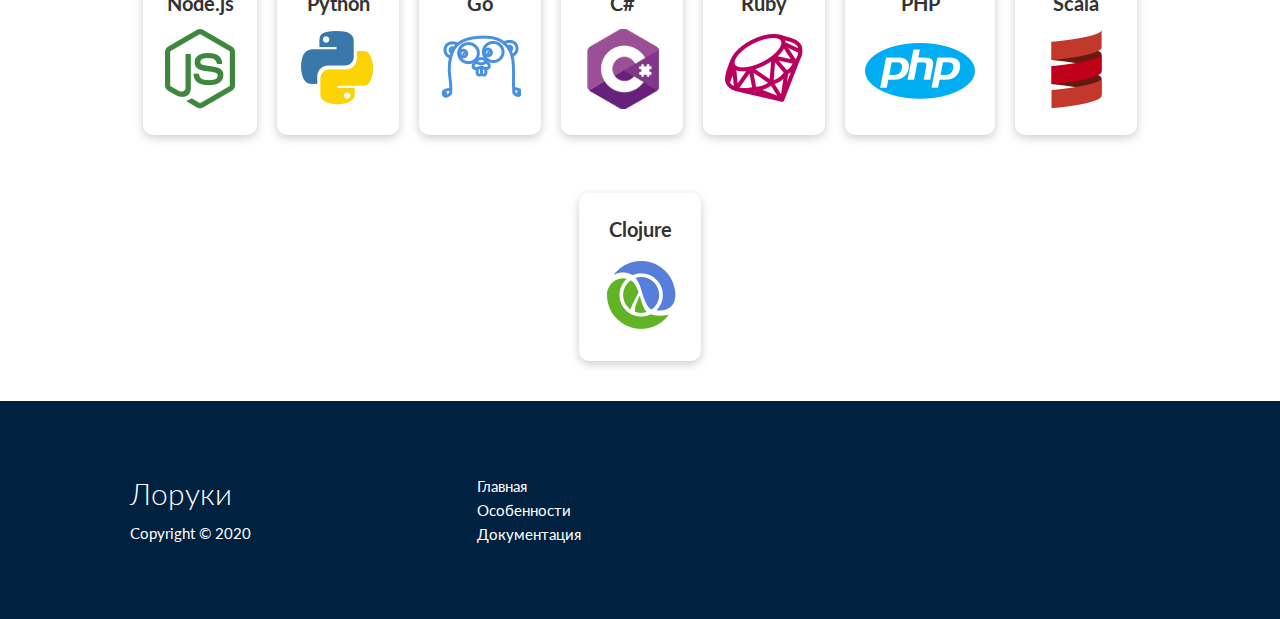
<file: rus/home.html>
<!DOCTYPE html>
<html lang="en">
<head>
    <meta charset="UTF-8">
    <meta name="viewport" content="width=device-width, initial-scale=1.0">
    <link rel="stylesheet" href="https://cdnjs.cloudflare.com/ajax/libs/font-awesome/5.15.1/css/all.min.css" integrity="sha512-+4zCK9k+qNFUR5X+cKL9EIR+ZOhtIloNl9GIKS57V1MyNsYpYcUrUeQc9vNfzsWfV28IaLL3i96P9sdNyeRssA==" crossorigin="anonymous" />
    <link rel="stylesheet" href="../css/utilities.css">
    <link rel="stylesheet" href="../css/style.css">
    <title>Лоруки | Облачный Хостинг Для Всех</title>
</head>
<body>
    <!-- Навигация -->
    <div class="navbar">
        <div class="container flex">
            <h1 class="logo">Лоруки.</h1>
            <nav>
                <ul>
                    <li><a href="home.html">Главная</a></li>
                    <li><a href="features.html">Особенности</a></li>
                    <li><a href="docs.html">Документация</a></li>
                </ul>
            </nav>
        </div>
    </div>

    <!-- Showcase -->
    <section class="showcase">
        <div class="container grid">
            <div class="showcase-text">
                <!--<h1>Easier Deployment</h1>-->
                <h1>Упрощённая развёртка</h1>
                <!--<p>Deploy web apps of all kinds, from large scale enterprise APIs to static websites for individuals. Fill out the form to try a demo of our platform.</p>-->
                <p>Разворачивайте приложения любого вида, от крупномаштабных промышленных API до статических вебсайтов для индивидуомов. Заполните форму что-бы попробовать демо нашей платформы.</p>
                <a href="features.html" class="btn btn-outline">Узнать больше</a>
            </div>

            <div class="showcase-form card">
                <h2>Запросить демо</h2>
                <form name="contact" method="POST" netlify-honeypot="bot-field" data-netlify="true">
                    <input type="hidden" name="form-name" value="contact">
                    <p class="hidden">
                        <label>Don't fill this out if you're human: <input name="bot-field"></label>
                    </p>
                    <div class="form-control">
                        <input type="text" name="name" placeholder="Имя" required>
                    </div>
                    <div class="form-control">
                        <input type="text" name="company" placeholder="Имя компании" required>
                    </div>
                    <div class="form-control">
                        <input type="email" name="email" placeholder="Почта" required>
                    </div>
                    <input type="submit" value="Отправить" class="btn btn-primary">
                </form>
            </div>
        </div>
    </section>

    <!-- Stats -->
    <section class="stats">
        <div class="container">
            <h3 class="stats-heading text-center my-1">
                <!--Wlecome to the best platform for builing applications of all types with modern architecture and scaling-->
                Добро пожаловать на лучшую платформу для создания приложений всех типов с современной архитектурой и скэилингом
            </h3>
            <div class="grid grid-3 text-center my-4">
                <div>
                    <i class="fas fa-server fa-3x"></i>
                    <h3>10,349,405</h3>
                    <p class="text-secondary">Развёрток</p>
                </div>
                <div>
                    <i class="fas fa-upload fa-3x"></i>
                    <h3>987 TB</h3>
                    <p class="text-secondary">Опубликованно</p>
                </div>
                <div>
                    <i class="fas fa-project-diagram fa-3x"></i>
                    <h3>2,343,265</h3>
                    <p class="text-secondary">Проектов</p>
                </div>
            </div>
        </div>
    </section>

    <!-- Cli -->
    <section class="cli">
        <div class="container grid">
            <img src="../images/cli.png" alt="">
            <div class="card">
                <!--<h3>Easy to use, cross platform CLI</h3>-->
                <h3>Лёгкий в использовании, кросс-платформный CLI</h3>
            </div>
            <div class="card">
                <!--<h3>Deploy in seconds</h3>-->
                <h3>Развертывание за секунды</h3>
            </div>
        </div>
    </section>

    <!-- Cloud -->
    <section class="cloud bg-primary my-2 py-2">
        <div class="container grid">
            <div class="text-center">
                <!--<h2 class="lg">Extreme Cloud Hosting</h2>-->
                <h2 class="lg">Экстримальный Облачный Хостинг</h2>
                <!--<p class="lead my-1">Cloud hosting like you've never seen. Fast, efficient and scalable</p>-->
                <p class="lead my-1">Облачный хостинг как вы никогда не видели. Быстрый, эффиктивный и скэилищийся</p>
                <a href="features.html" class="btn btn-dark">Узнать больше</a>
            </div>
            <img src="../images/cloud.png" alt="">
        </div>
    </section>

    <!-- Languages -->
    <section class="languages">
        <h2 class="md text-center">
            Поддерживаемые языки
        </h2>
        <div class="container flex">
            <div class="card">
                <h4>Node.js</h4>
                <img src="../images/logos/node.png" alt="">
            </div>
            <div class="card">
                <h4>Python</h4>
                <img src="../images/logos/python.png" alt="">
            </div>
            <div class="card">
                <h4>Go</h4>
                <img src="../images/logos/go.png" alt="">
            </div>
            <div class="card">
                <h4>C#</h4>
                <img src="../images/logos/csharp.png" alt="">
            </div>
            <div class="card">
                <h4>Ruby</h4>
                <img src="../images/logos/ruby.png" alt="">
            </div>
            <div class="card">
                <h4>PHP</h4>
                <img src="../images/logos/php.png" alt="">
            </div>
            <div class="card">
                <h4>Scala</h4>
                <img src="../images/logos/scala.png" alt="">
            </div>
            <div class="card">
                <h4>Clojure</h4>
                <img src="../images/logos/clojure.png" alt="">
            </div>
        </div>
    </section>

    <!-- Footer -->
    <footer class="footer bg-dark py-5">
        <div class="container grid grid-3">
            <div>
                <h1>Лоруки</h1>
                <p>Copyright &copy; 2020</p>
            </div>
            <nav>
                <ul>
                    <li><a href="home.html">Главная</a></li>
                    <li><a href="features.html">Особенности</a></li>
                    <li><a href="docs.html">Документация</a></li>
                </ul>
            </nav>
            <div class="social">
                <a href="#"><i class="fab fa-github fa-2x"></i></a>
                <a href="#"><i class="fab fa-facebook fa-2x"></i></a>
                <a href="#"><i class="fab fa-instagram fa-2x"></i></a>
                <a href="#"><i class="fab fa-twitter fa-2x"></i></a>
            </div>
        </div>
    </footer>

</body>
</html>
</file>
<file: css/utilities.css>
.container {
    max-width: 110rem;
    margin: 0 auto;
    overflow: auto;
    padding: 0 4rem;
}

.card {
    background-color: #fff;
    color: #333;
    border-radius: 1rem;
    box-shadow: 0 3px 10px rgba(0, 0, 0, 0.2);
    padding: 2rem;
    margin: 1rem;
}

.btn {
    display: inline-block;
    padding: 1rem 3rem;
    cursor: pointer;
    background: var(--primary-color);
    color: #fff;
    border: none;
    border-radius: 5px;
}

.btn-outline {
    background-color: transparent;
    border: 1px #fff solid;
}

.btn:hover {
    transform: scale(0.98);
}

/* Backgrounds & colored buttons  */
.bg-primary, .btn-primary {
    background-color: var(--primary-color);
    color: #fff;
}

.bg-secondary, .btn-secondary {
    background-color: var(--secondary-color);
    color: #fff;
}

.bg-dark, .btn-dark {
    background-color: var(--dark-color);
    color: #fff;
}

.bg-light, .btn-light {
    background-color: var(--light-color);
    color: #333;
}

.bg-primary a,
.btn-primary a,
.bg-secondary a,
.btn-secondary a,
.bg-dark a,
.btn-dark a {
    color: #fff;
}

/* Text colors*/
.text-primary {
    color: var(--primary-color);
}

.text-secondary {
    color: var(--secondary-color);
}

.text-dark {
    color: var(--dark-color);
}

.text-light {
    color: var(--light-color);
}

/* Text sizes */
.lead {
    font-size: 2rem;
}

.sm {
    font-size: 1.6rem;
}

.md {
    font-size: 3.2rem;
}

.lg {
    font-size: 4.8rem;
}

.xl {
    font-size: 6.4rem;
}

.text-center {
    text-align: center;
}

/* Alert */
.alert {
    background-color: var(--light-color);
    padding: 1rem 2rem;
    font-weight: bold;
    margin: 1.5rem;
}

.alert i {
    margin-right: 1rem;
}

.alert-sucess {
    background-color: var(--success-color);
    color: #fff;
}

.alert-error {
    background-color: var(--error-color);
    color: #fff;
}

.flex {
    display: flex;
    justify-content: center;
    align-items: center;
    height: 100%;
}

.grid {
    display: grid;
    grid-template-columns: repeat(2, 1fr);
    gap: 2rem;
    justify-content: center;
    align-items: center;
    height: 100%;
}

.grid-3 {
    grid-template-columns: repeat(3, 1fr);
}

/* Margin */
.my-1 {
    margin: 1.6rem 0;
}

.my-2 {
    margin: 2.4rem 0;
}

.my-3 {
    margin: 3.2rem 0;
}

.my-4 {
    margin: 4.8rem 0;
}

.my-5 {
    margin: 6.4rem 0;
}

.m-1 {
    margin: 1.6rem;
}

.m-2 {
    margin: 2.4rem;
}

.m-3 {
    margin: 3.2rem;
}

.m-4 {
    margin: 4.8rem;
}

.m-5 {
    margin: 6.4rem;
}

/* Padding */
.py-1 {
    padding: 1.6rem 0;
}

.py-2 {
    padding: 2.4rem 0;
}

.py-3 {
    padding: 3.2rem 0;
}

.py-4 {
    padding: 4.8rem 0;
}

.py-5 {
    padding: 6.4rem 0;
}

.p-1 {
    padding: 1.6rem;
}

.p-2 {
    padding: 2.4rem;
}

.p-3 {
    padding: 3.2rem;
}

.p-4 {
    padding: 4.8rem;
}

.p-5 {
    padding: 6.4rem;
}
</file>
<file: css/style.css>
@import url('https://fonts.googleapis.com/css2?family=Lato:wght@300&display=swap');

:root {
    --primary-color: #047aed;
    --secondary-color: #1c3fa8;
    --dark-color: #002240;
    --light-color: #f4f4f4;
    --success-color: #5cb85c;
    --error-color: #d9534f;
}

* {
    box-sizing: border-box;
    padding: 0;
    margin: 0;
}

html {
    font-size: 62.5%;
}

body {
    font-family: 'Lato', sans-serif;
    color: #333333;
    line-height: 1.6;
    font-size: 1.5rem;
}

ul {
    list-style-type: none;
}

a {
    text-decoration: none;
    color: #333333;
}

h1, h2 {
    font-weight: 300;
    line-height: 1.2;
    margin: 1rem 0;
}

p {
    margin: 1rem 0;
}

img {
    width: 100%;
}

code, pre {
    background-color: #333;
    color: #fff;
    padding: 1rem;
}

.hidden {
    visibility: hidden;
    height: 0;
}

/* Welcome section */
.welcome {
    height: 40rem;
    background-color: var(--primary-color);
    color: #fff;
    position: relative;
}
.welcome-card {
    position: relative;
    top: 50%;
    height: 35rem;
    width: 40rem;
    padding: 4rem;
    z-index: 100;
    box-shadow: 0 3px 10px rgba(0, 0, 0, 0.5);
}

.welcome .grid {
    overflow: visible;
    grid-template-columns: 59% 41%;
    gap: 3rem;
}

.welcome::before, 
.welcome::after {
    content: '';
    position: absolute;
    height: 10rem;
    bottom: -7rem;
    right: 0;
    left: 0;
    background: #fff;
    transform: skewY(-3deg);
    -webkit-transform: skewY(-3deg);
    -moz-transform: skewY(-3deg);
    -ms-transform: skewY(-3deg);
}


.left {
    animation: slideInFromLeft 1s ease-in;
}

.right {
    animation: slideInFromRight 1s ease-in;
}

/* Navbar */
.navbar {
    background-color: var(--primary-color);
    color: #fff;
    height: 7rem;
}

.navbar ul {
    display: flex;
}

.navbar a {
    color: white;
    padding: 1rem;
    margin: 0 0.5rem;
}

.navbar a:hover {
    border-bottom: 2px #fff solid;
}

.navbar .flex {
    justify-content: space-between;
}

/* Showcase */
.showcase {
    height: 40rem;
    background-color: var(--primary-color);
    color: #fff;
    position: relative;
}

.showcase h1 {
    font-size: 4rem;
}

.showcase p {
    margin: 2rem 0;
}

.showcase .grid {
    overflow: visible;
    grid-template-columns: 55% 45%;
    gap: 3rem;
}

.showcase-text {
    animation: slideInFromLeft 1s ease-in;
}

.showcase-form {
    position: relative;
    top: 6rem;
    height: 35rem;
    width: 40rem;
    padding: 4rem;
    z-index: 100;
   /* justify-self: flex-end; */
    animation: slideInFromRight 1s ease-in;
}

.showcase-form .form-control {
    margin: 3rem 0;
}

.showcase-form input[type='text'],
.showcase-form input[type='email'] {
    border: 0;
    border-bottom: 1px solid #b4becb;
    width: 100%;
    padding: 3px;
    font-size: 1.6rem;
}

.showcase-form input:focus {
    outline: none;
}

.showcase::before, 
.showcase::after {
    content: '';
    position: absolute;
    height: 10rem;
    bottom: -7rem;
    right: 0;
    left: 0;
    background: #fff;
    transform: skewY(-3deg);
    -webkit-transform: skewY(-3deg);
    -moz-transform: skewY(-3deg);
    -ms-transform: skewY(-3deg);
}

/* Stats */
.stats {
    padding-top: 10rem;
    animation: slideInFromBottom 1s ease-in;
}

.stats-heading {
    max-width: 50rem;
    margin: auto;
}

.stats .grid h3 {
 font-size: 3.5rem;
}

.stats .grid p {
    font-size: 2rem;
    font-weight: bold;
}

/* CLI */

.cli .grid {
    grid-template-columns: repeat(3, 1fr);
    grid-template-rows: repeat(2, 1fr);
}

.cli .grid > *:first-child {
    grid-column: 1 / span 2;
    grid-row: 1 / span 2;
}

/* Cloud */
.cloud .grid {
    grid-template-columns: 4fr 3fr;
}

/* Languages */
.languages .flex {
    flex-wrap: wrap;
}

.languages .card{
    text-align: center;
    margin: 1.8rem 1rem 4rem;
    transition: transform 0.2s ease-in;
}

.languages .card h4 {
    font-size: 2rem;
    margin-bottom: 1rem;
}

.languages .card:hover {
    transform: translateY(-1.5rem);
}

/* Features */
.features-head img,
.docs-head img {
    width: 20rem;
    justify-self: flex-end;
}

.features-sub-head img {
    width: 30rem;
    justify-self: flex-end;
}

.features-main .card > i {
    margin-right: 2rem;
}

.features-main .grid {
    padding: 3rem;
}

.features-main .grid > *:first-child {
    grid-column: 1 / span 3;
}

.features-main .grid > *:nth-child(2) {
    grid-column: 1 / span 2;
}

/* Docs */
.docs-main h3 {
    margin: 2rem;
}

.docs-main .grid {
    grid-template-columns: 1fr 2fr;
    align-items: flex-start;
}

.docs-main nav li {
    font-size: 1.7rem;
    padding-bottom: 0.5rem;
    margin-bottom: 0.5rem;
    border-bottom: 1px #ccc solid;
}

.docs-main a:hover {
    font-weight: bold;
}

/* Footer */
.footer .social a {
    margin: 0 1rem;
}

/* Animations */
@keyframes slideInFromLeft {
    0% {
        transform: translateX(-100%);
    }

    100% {
        transform: translateX(0);
    }
}

@keyframes slideInFromRight {
    0% {
        transform: translateX(100%);
    }

    100% {
        transform: translateX(0);
    }
}

@keyframes slideInFromTop {
    0% {
        transform: translateY(-100%);
    }

    100% {
        transform: translateY(0);
    }
}

@keyframes slideInFromBottom {
    0% {
        transform: translateY(100%);
    }

    100% {
        transform: translateY(0);
    }
}

/* Tablets and under */
@media(max-width: 768px) {
    .grid,
    .showcase .grid,
    .stats .grid,
    .cli .grid,
    .cloud .grid,
    .fetures-main .grid,
    .docs-main .grid {
        grid-template-columns: 1fr;
        grid-template-rows: 1fr;
    }

    .showcase {
        height: auto;
    }

    .showcase-text {
        text-align: center;
        margin-top: 4rem;
        animation: slideInFromTop 1s ease-in;
    }

    .showcase-form {
        justify-self: center;
        margin: auto;
        animation: slideInFromBottom 1s ease-in;
    }

    .cli .grid > *:first-child {
        grid-column: 1;
        grid-row: 1;
    }

    .features-head,
    .features-sub-head,
    .docs-head {
        text-align: center;
    }

    .features-head img,
    .features-sub-head img,
    .docs-head img {
        justify-self: center;
    }

    .features-main .grid > *:first-child,
    .features-main .grid > *:nth-child(2) {
        grid-column: 1;
    }

}

/* Mobile */
@media(max-width: 500px) {
    .navbar {
        height: 11rem;
    }

    .navbar .flex {
        flex-direction: column;
    }

    .navbar ul {
        padding: 1rem;
        background-color: rgba(0, 0, 0, 0.1);
    }
}
</file>
